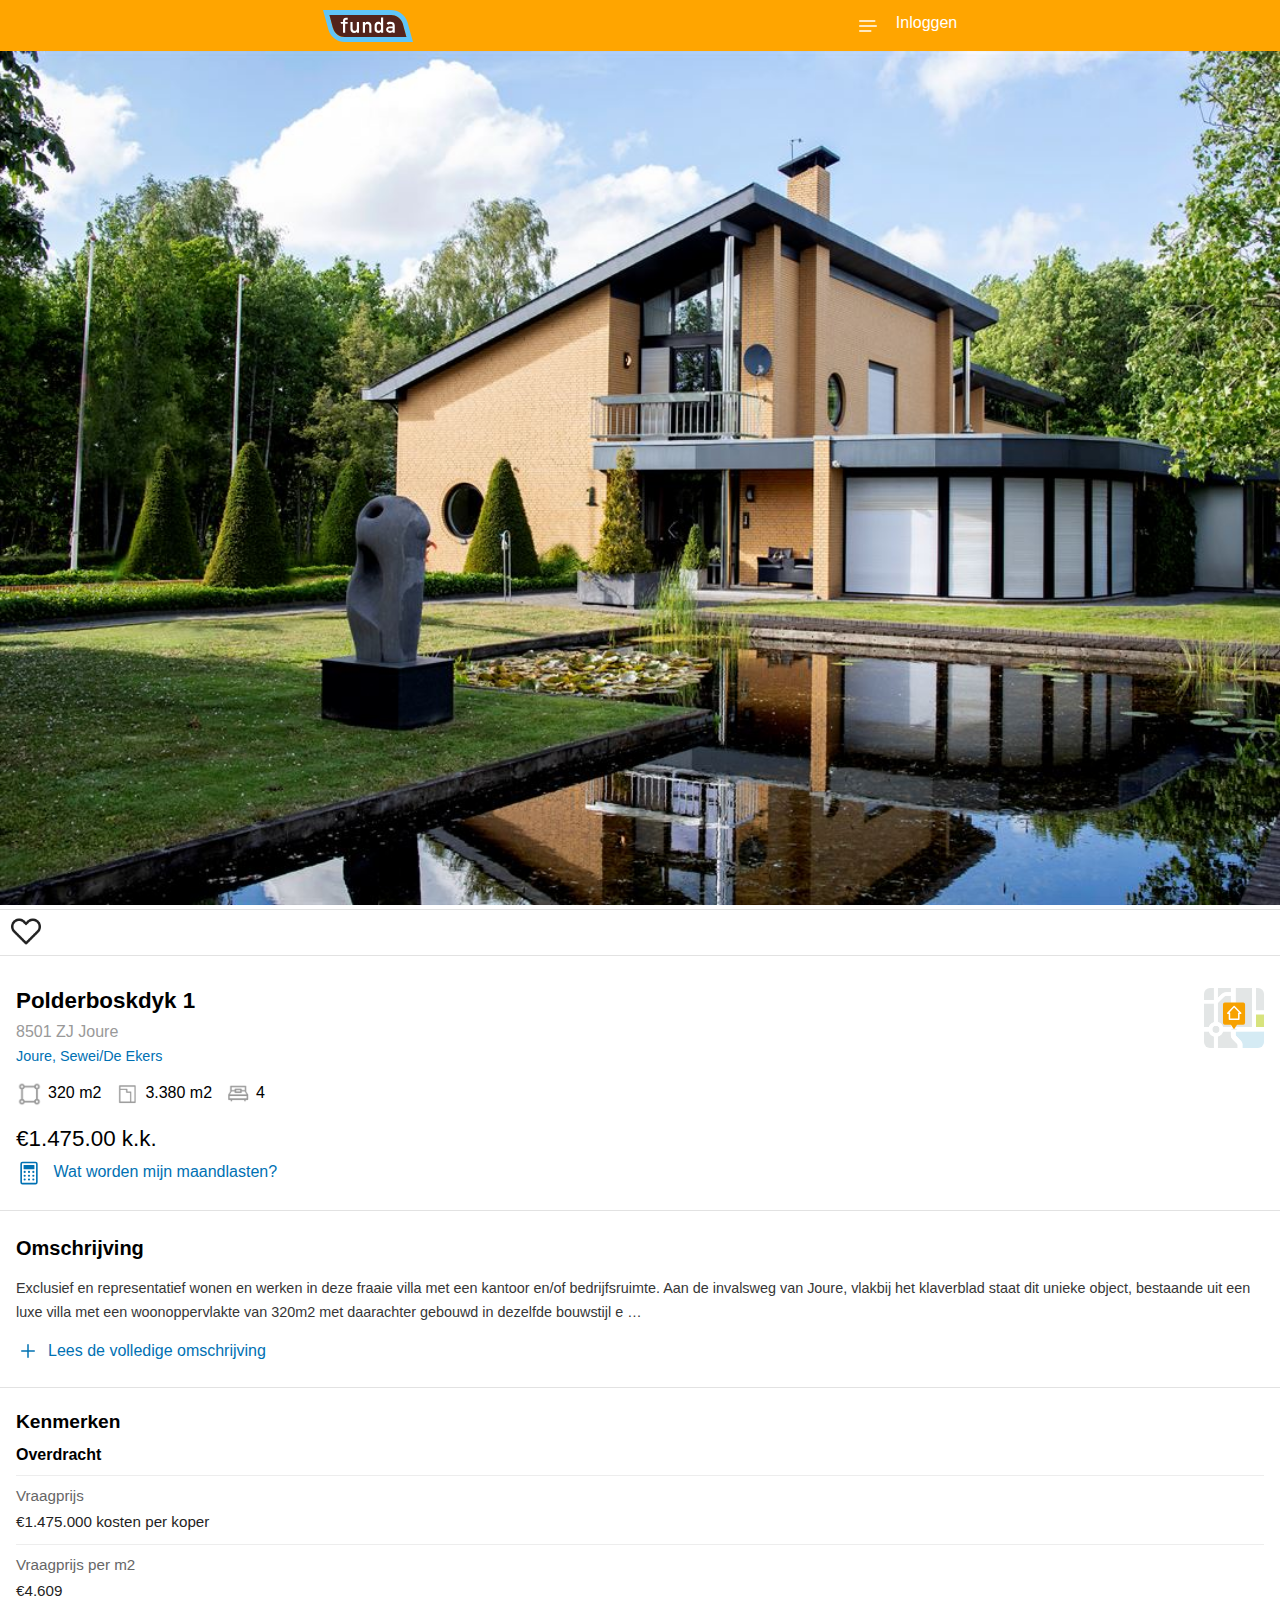
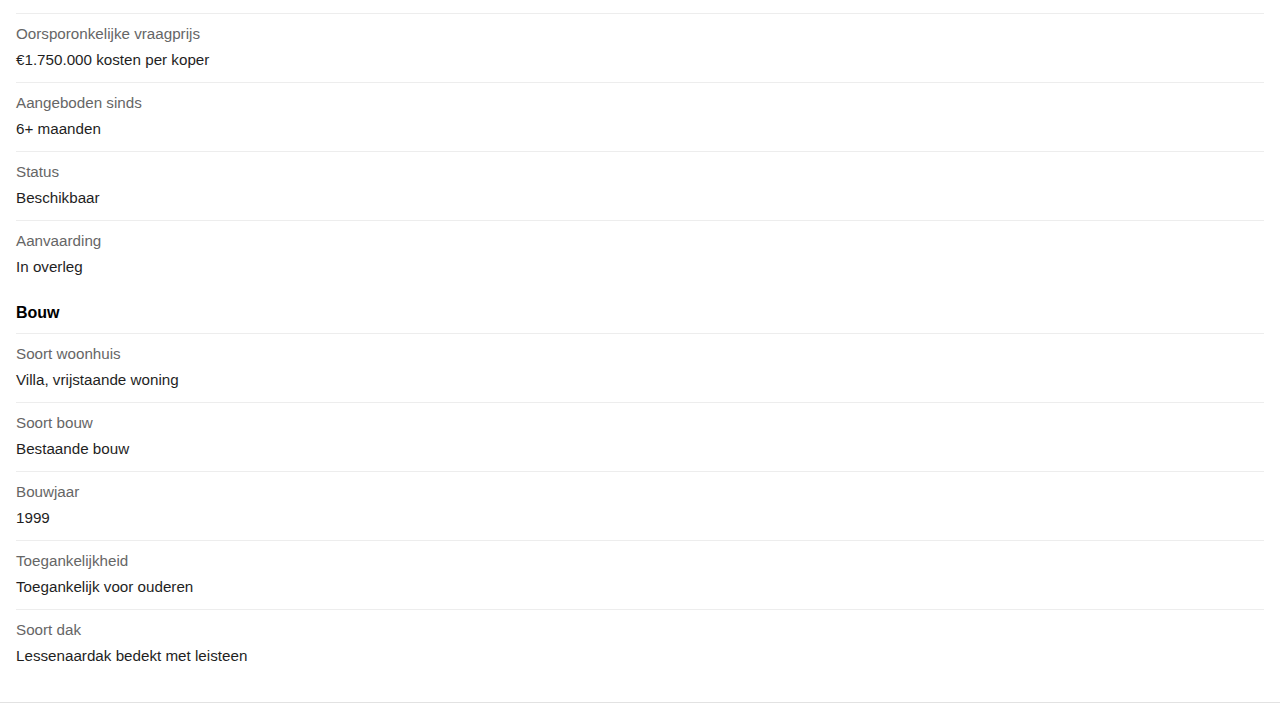
<file: detail.html>
<!doctype html>
<html lang="nl">
<head>
    <meta charset="UTF-8">
    <meta name="author" content="jouw naam">
    <meta name="viewport" content="width=device-width, initial-scale=1">
    
    <title>Funda detailpagina</title>
        
    <link rel="stylesheet" href="css.css">
    <link rel="icon" type="image/svg+xml" href="images/favicon.svg">
</head>
<body>
    <header>
        <nav>
            <img src="images/fundalogo.svg" alt="fundalogo">                
            <ul>
                <li><a href="" > <img src="images/menuicon.svg"></a></li>
                <li><a href="">Inloggen</a></li>
            </ul>
        </nav>
    </header>

    <main>
        <section class="huisimg">
            <img src="./images/detailopening.jpg" alt="">
        </section>

        <section class="detailul">
            <ul>
                <li><a href=""> <img src="./images/detaillieen.png" alt="">Plattegrond</a></li>
                <li><a href=""> <img src="./images/detaillitwee.png" alt="">Video</a></li>
                <li><a href=""> <img src="./images/detaillidrie.jpg" alt="">3D tour</a></li>
                <li><a href=""> <img src="./images/detaillivier.jpg" alt="">105 foto's</a></li>
            </ul>
        </section>

        <section class="like">
            <button>
                <img src="./images/hearticon.png" alt="">
            </button>
        </section>

        <section class="gegevens">
            <article class="locatie">
                <article class="polderbos">
                    <h1>Polderboskdyk 1</h1>
                    <p>8501 ZJ Joure</p>
                    <a href="">Joure, Sewei/De Ekers</a>
                </article>
                <article class="polderbosmap">
                    <img src="./images/mapgegevens.svg" alt="">
                </article>
            </article>

            <article class="oppervlakte">
                <ul>
                    <li><a href=""> <img src="./images/ulwonen.png" alt="">320 m2</a></li>
                    <li><a href=""> <img src="./images/oppervlakte.png" alt="">3.380 m2</a></li>
                    <li><a href=""> <img src="./images/slaapkamers.png" alt="">4</a></li>
                </ul> 
            </article>

            <article class="maandlasten">
                <h2>€1.475.00 k.k.</h2>
                <a href=""> <img src="./images/calculator.svg" alt=""> Wat worden mijn maandlasten?</a>
            </article>
        </section>

        <section class="omschrijving">
            <h2>Omschrijving</h2>
            <p>Exclusief en representatief  wonen  en werken  in deze  fraaie villa met een  kantoor  en/of bedrijfsruimte. Aan de invalsweg  van  Joure, vlakbij het klaverblad staat dit unieke  object, bestaande  uit  een luxe villa met een woonoppervlakte van 320m2 met daarachter gebouwd in dezelfde bouwstijl e …</p>
            <a href=""> <img src="./images/leesmeer.svg" alt=""> Lees de volledige omschrijving</a>
        </section>

        <section class="kenmerken">
            <h2>Kenmerken</h2>
            <article class="overdracht">
                <h3>Overdracht</h3>
                <h4>Vraagprijs</h4>
                <p>€1.475.000 kosten per koper</p>
                <h4>Vraagprijs per m2</h4>
                <p>€4.609</p>
                <h4>Oorsporonkelijke vraagprijs</h4>
                <p>€1.750.000 kosten per koper</p>
                <h4>Aangeboden sinds</h4>
                <p>6+ maanden</p>
                <h4>Status</h4>
                <p>Beschikbaar</p>
                <h4>Aanvaarding</h4>
                <p>In overleg</p>

                <h3>Bouw</h3>
                <h4>Soort woonhuis</h4>
                <p>Villa, vrijstaande woning</p>
                <h4>Soort bouw</h4>
                <p>Bestaande bouw</p>
                <h4>Bouwjaar</h4>
                <p>1999</p>
                <h4>Toegankelijkheid</h4>
                <p>Toegankelijk voor ouderen</p>
                <h4>Soort dak</h4>
                <p>Lessenaardak bedekt met leisteen</p>
            </article>
        </section>
        
       
    </main>
    <script src="scripts/script.js"></script>

</body>
</file>
<file: css.css>
body {
    width: 100%;
    margin: 0;
}

header {
    background-color: orange;
}
  
nav {
    display: flex;
    justify-content:space-evenly;
    align-items: center;
    height: 3.2em;
    margin: 0;
    padding: 0;  
}

nav ul{
    list-style: none;
    display: flex;
    height: 3.2em;
    padding-top: 1.75em;
}

nav ul li a{
    text-decoration: none;
    color: white;
    font-family: proxima-nova, sans-serif;
    font-weight: 200;
    font-style: normal;
    font-size: 1rem;
}

nav ul img{
    width: 1.5em;
    height: 1.5em;
    margin-right: 1em;
}
  
nav img {
    height: 2em;
    margin-right: 5em;
}

main {
    width: 100%;
    margin: 0 auto;
    overflow: hidden;
}

section {
    margin: auto;
    max-width: 100%;
    border-bottom: solid 1.5px rgb(226, 226, 226);
}

.huisimg img {
    width: 100%;
}

.detailul ul{
    list-style: none;
    display: flex;
    margin: auto;
    padding: .75rem 0rem;
    overflow: auto;
    padding-bottom: .75rem;
}

.detailul ul li{
    padding: 0rem .5rem;
}

.detailul ul li a {
    display: flex;
    flex-wrap: wrap;
    text-decoration: none;
    line-height: 1.5rem;
    justify-content: center;
    font-family: proxima-nova, sans-serif;
    font-weight: 500;
    color: #2767a3;
}

.detailul ul img{
    width: 6.2rem;
    height: 4.4rem;
    border-radius: .10rem;
    margin-bottom: .25rem;
}

/* ipad  */

@media (min-width: 600px){
    section:nth-of-type(2){
        display: none;
    }
}


.gegevens{
    margin-top: 1.5rem ;
    padding: .5rem 1rem 1.5rem 1rem;
}

.locatie {
    display: flex;
    justify-content: space-between;
}

/* javascript button */

.like button{
    background: transparent;
    border: none;
}

.like img {
    width: 3em;
}

.roze section:nth-of-type(3) {
    background-color: pink;
}

.polderbos h1{
    color: black;
    font-family: proxima-nova, sans-serif;
    font-weight: 550;
    font-style: normal;
    font-size: 1.4rem;  
    margin: 0;
    margin-bottom: .4rem;
}

.polderbos p{
    color: #999;
    font-family: proxima-nova, sans-serif;
    font-weight: 300;
    font-style: normal;
    font-size: 1rem;  
    line-height: 1.5rem;
    margin: 0;
}

.polderbos a{
    text-decoration: none;
    color: #0071b3;
    font-family: proxima-nova, sans-serif;
    font-weight: 400;
    font-style: normal;
    font-size: .9rem;  
    line-height: 1.5rem;
    margin: 0;
}

.polderbosmap img{
    width: 3.75em;
    border-radius: 6px; 
}

.oppervlakte ul{
    display: flex;
    margin: 0;
    padding: 0;
}

.oppervlakte{
    margin-top: .75rem;
    margin-bottom: 1rem;
}

.oppervlakte ul li {
    margin-right: .75rem;
    list-style: none;
    display: flex;
    align-items: center;
}

.oppervlakte ul li a {
    color: rgb(0, 0, 0);
    font-family: proxima-nova, sans-serif;
    font-weight: 100;
    font-style: normal;
    font-size: 1rem;  
    line-height: 1.5rem;
    text-decoration: none;
}

.oppervlakte ul li img {
    width: 1.75em;
    vertical-align: middle;
    margin-right: .25rem;
}

.maandlasten h2 {
    color: black;
    font-family: proxima-nova, sans-serif;
    font-weight: 500;
    font-style: normal;
    font-size: 1.4rem;  
    margin-bottom: .5rem;
}

.maandlasten a{
    text-decoration: none;
    color: #0071b3;
    font-family: proxima-nova, sans-serif;
    font-weight: 400;
    font-style: normal;
    font-size: 1rem;  
    line-height: 1.5rem;
    margin: 0;
    display: flex;
}

.maandlasten img{
    width: 1.6rem;
    margin-right: .75rem;
}

.omschrijving {
    padding: .5rem 1rem 1.5rem 1rem;

}
.omschrijving h2{
    color: black;
    font-family: proxima-nova, sans-serif;
    font-weight: 600;
    font-style: normal;
    font-size: 1.25rem;  
    line-height: 1.5rem;
}

.omschrijving p{
    color: rgb(54, 54, 54);
    font-family: proxima-nova, sans-serif;
    font-weight: 400;
    font-style: normal;
    font-size: 0.9rem;  
    line-height: 1.5rem;
    word-wrap: break-word;
}

.omschrijving a{
    display: flex;
    text-decoration: none;
    color: #0071b3;
    font-family: proxima-nova, sans-serif;
    font-weight: 400;
    font-style: normal;
    font-size: 1rem;  
    line-height: 1.5rem;
    margin: 0;
    display: flex;
}

.omschrijving img {
    width: 1.5rem;
    margin-right: .5rem;
}

.kenmerken {
    padding: .5rem 1rem 1.5rem 1rem;
}

.kenmerken h2 {
    color: black;
    font-family: proxima-nova, sans-serif;
    font-weight: 600;
    font-style: normal;
    font-size: 1.2rem;  
    line-height: 1.2rem;
    margin-bottom: .4rem;
    margin-bottom: .75em;
}

.overdracht h3 {
    color: black;
    font-family: proxima-nova, sans-serif;
    font-weight: 550;
    font-style: normal;
    font-size: 1rem;  
    line-height: 1rem;
    margin-bottom: .75em;
}

.overdracht h4{
    color: #666;
    padding-top: .5rem;
    border-top: 1px solid #ededed;
    font-family: proxima-nova, sans-serif;
    font-weight: 400;
    font-style: normal;
    font-size: 0.95rem;  
    line-height: 1.5rem;
    margin: 0;
} 

.overdracht p {
    color: rgb(31, 31, 31);
    padding-bottom: .5rem;
    font-family: proxima-nova, sans-serif;
    font-weight: 400;
    font-style: normal;
    font-size: 0.95rem;  
    line-height: 1.75rem;
    margin: 0;
}
</file>
